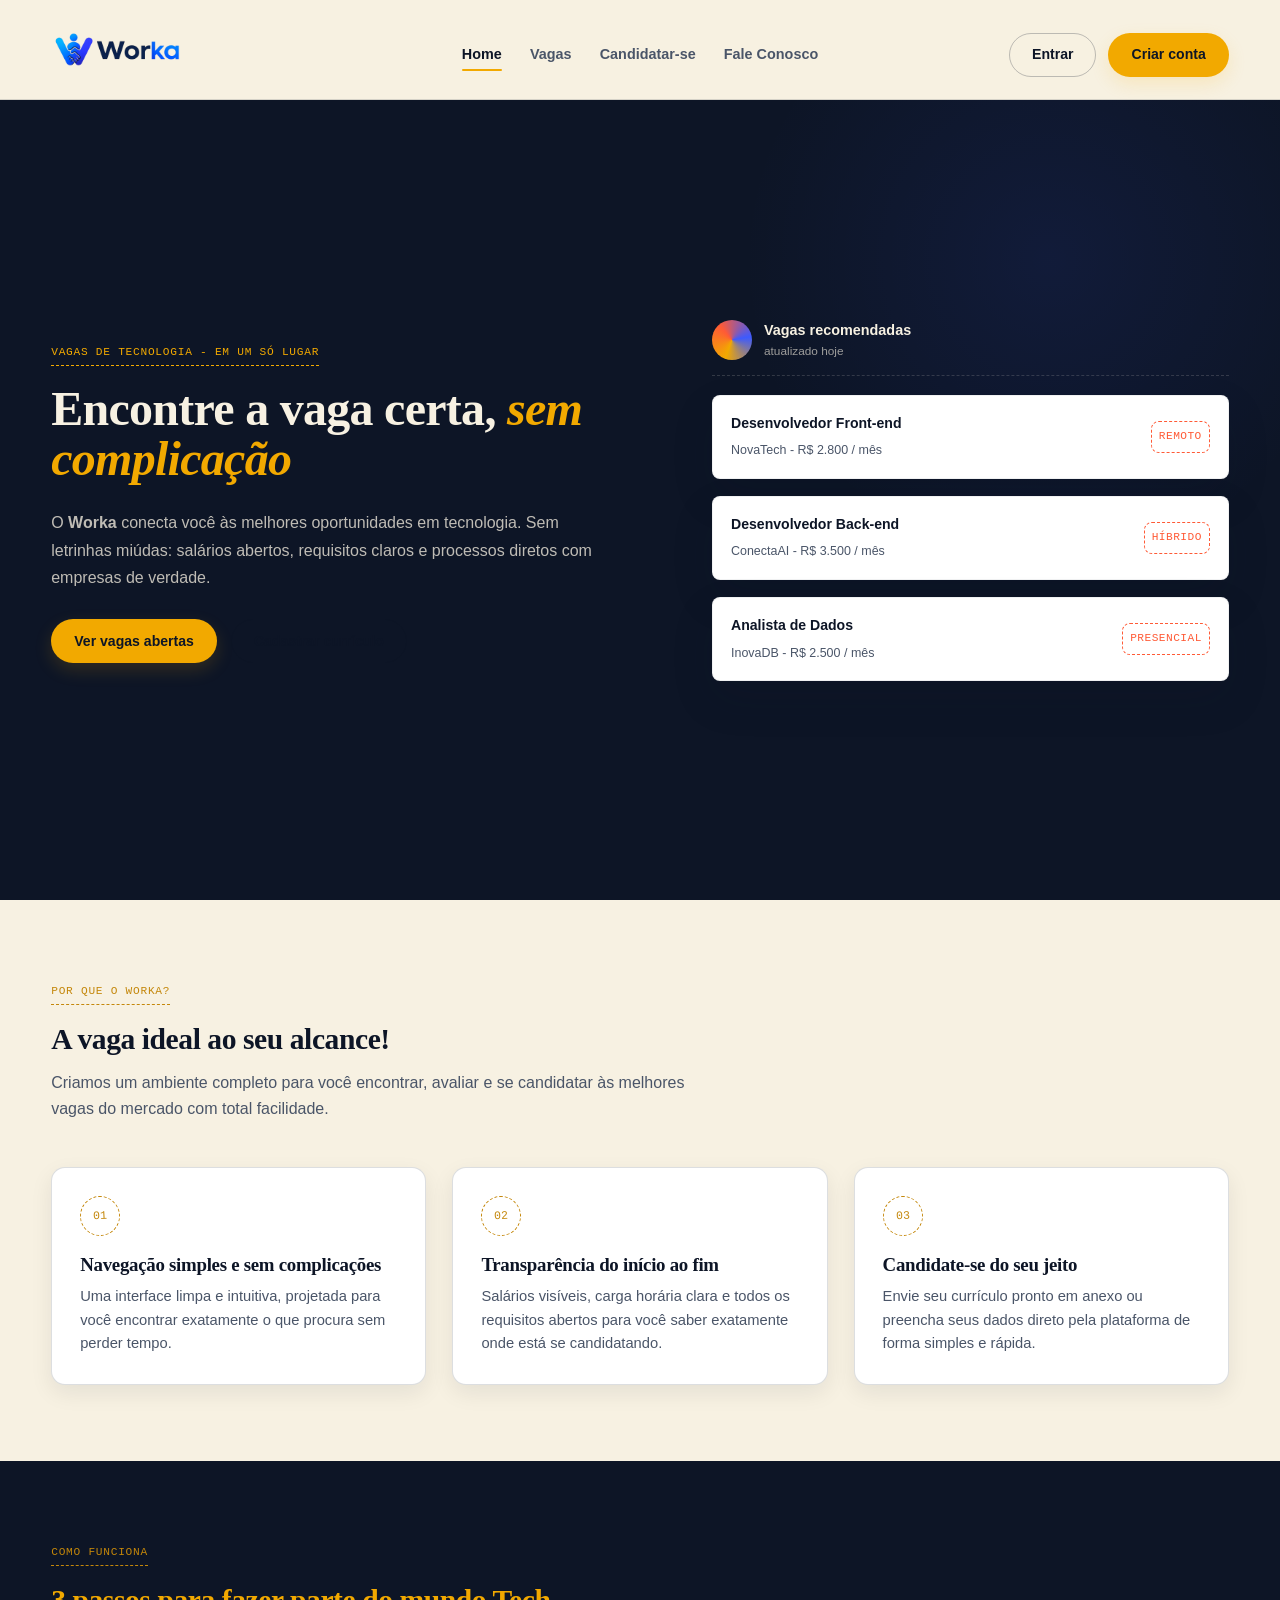
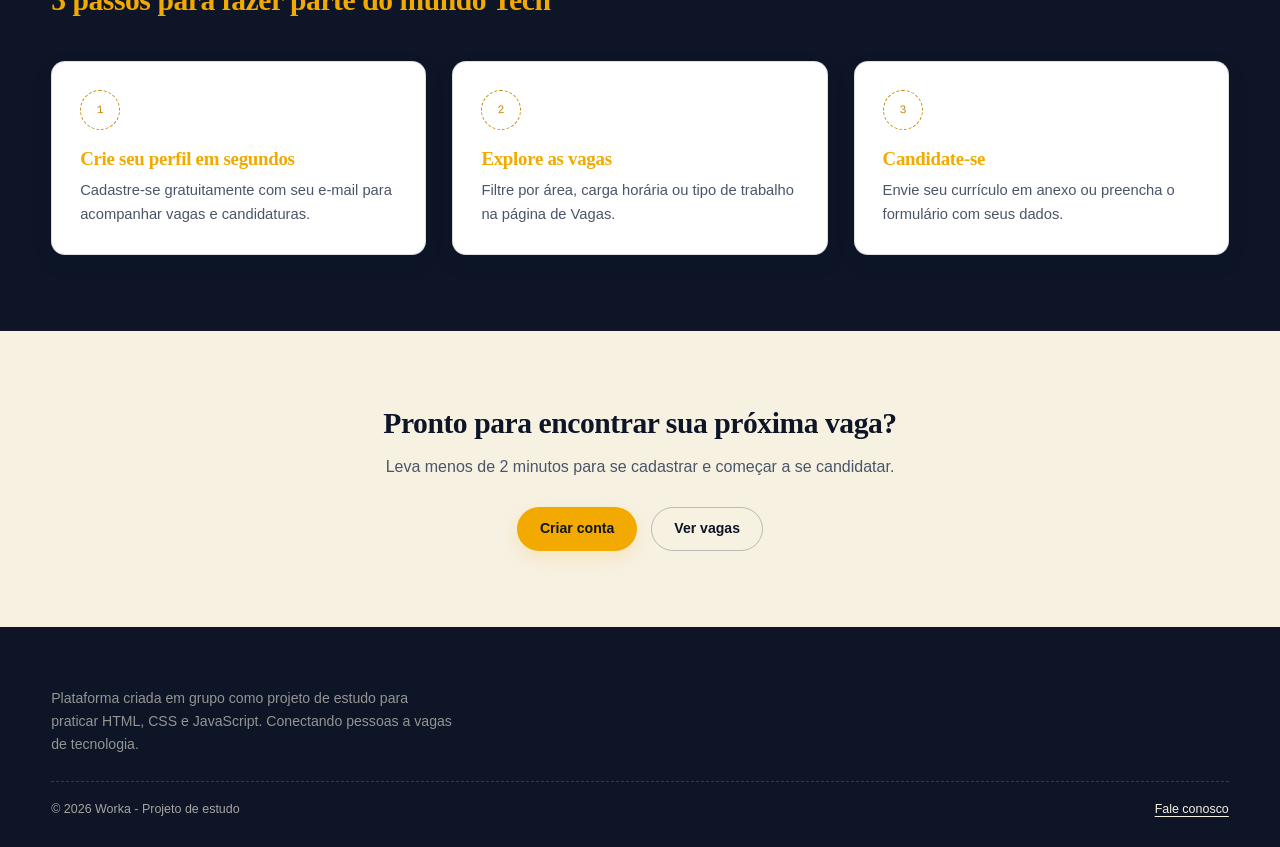
<file: index.html>
<!DOCTYPE html>
<html lang="pt-br">

<head>
	<meta charset="UTF-8">
	<meta name="viewport" content="width=device-width, initial-scale=1.0">
	<title>Plataforma de vagas na área de tecnologia</title>
	<link rel="stylesheet" href="css/styles.css">
	<script src="js/main.js" defer></script>
</head>

<body>
	<header class="cabecalho">
		<div class="container">
			<a href="index.html" class="logo"><img src="assets/img/worka-logo-header.png" alt="Logo"></a>
			<nav class="nav-principal">
				<a href="index.html" class="atual">Home</a>
				<a href="vagas.html">Vagas</a>
				<a href="candidatura.html">Candidatar-se</a>
				<a href="contato.html">Fale Conosco</a>
			</nav>
			<div class="acoes-cabecalho">
				<a href="#" class="botao botao--fantasma" data-abrir-modal="login">Entrar</a>
				<a href="#" class="botao botao--primario" data-abrir-modal="cadastro">Criar conta</a>
				<button class="botao-menu">☰</button>
			</div>
		</div>
	</header>

	<section class="hero">
		<div class="container">
			<div>
				<span class="hero__eyebrow"> Vagas de tecnologia - em um só lugar </span>
				<h1>Encontre a vaga certa, <em>sem complicação</em></h1>
				<div class="hero__acoes">
					<p>O <strong>Worka</strong> conecta você às melhores oportunidades em tecnologia. Sem letrinhas miúdas: salários abertos, requisitos claros e processos diretos com empresas de verdade.</p>
					<a href="vagas.html" class="botao botao--primario">Ver vagas abertas</a>
					<a href="#" class="botao botao--fantasma" data-abrir-modal="cadastro">Cadastrar currículo</a>
				</div>
			</div>
			<div class="hero__painel">
				<div class="hero__painel-topo">
					<div class="hero__painel-avatar"></div>
					<div>
						<b>Vagas recomendadas</b>
						<div>atualizado hoje</div>
					</div>
				</div>

				<div class="hero__vaga-mini">
					<div class="hero__vaga-mini-info">
						<b>Desenvolvedor Front-end</b>
						<span>NovaTech - R$ 2.800 / mês</span>
					</div>
					<span class="selo">Remoto</span>
				</div>

				<div class="hero__vaga-mini">
					<div class="hero__vaga-mini-info">
						<b>Desenvolvedor Back-end</b>
						<span>ConectaAI - R$ 3.500 / mês</span>
					</div>
					<span class="selo">Híbrido</span>
				</div>

				<div class="hero__vaga-mini">
					<div class="hero__vaga-mini-info">
						<b>Analista de Dados</b>
						<span>InovaDB - R$ 2.500 / mês</span>
					</div>
					<span class="selo">Presencial</span>
				</div>
			</div>
		</div>
	</section>
	<section class="secao">
		<div class="container">
			<div class="secao__cabecalho">
				<span class="hero__eyebrow">POR QUE O WORKA?</span>
				<h2>A vaga ideal ao seu alcance!</h2>
				<p>Criamos um ambiente completo para você encontrar, avaliar e se candidatar às melhores vagas do mercado com total facilidade.</p>
			</div>

			<div class="grade-3">
				<div class="cartao">
					<div class="cartao__icone">01</div>
					<h3>Navegação simples e sem complicações</h3>
					<p>Uma interface limpa e intuitiva, projetada para você encontrar exatamente o que procura sem perder tempo.</p>
				</div>

				<div class="cartao">
					<div class="cartao__icone">02</div>
					<h3>Transparência do início ao fim</h3>
					<p>Salários visíveis, carga horária clara e todos os requisitos abertos para você saber exatamente onde está se candidatando.</p>
				</div>

				<div class="cartao">
					<div class="cartao__icone">03</div>
					<h3>Candidate-se do seu jeito</h3>
					<p>Envie seu currículo pronto em anexo ou preencha seus dados direto pela plataforma de forma simples e rápida.</p>
				</div>
			</div>
		</div>
	</section>
	<section class="secao secao--alt">
		<div class="container">
			<div class="secao__cabecalho">
				<span class="hero__eyebrow">Como funciona</span>
				<h2>3 passos para fazer parte do mundo Tech</h2>
			</div>
			<div class="grade-3">
				<div class="cartao">
					<div class="cartao__icone">1</div>
					<h3>Crie seu perfil em segundos</h3>
					<p>Cadastre-se gratuitamente com seu e-mail para acompanhar vagas e candidaturas.</p>
				</div>

				<div class="cartao">
					<div class="cartao__icone">2</div>
					<h3>Explore as vagas</h3>
					<p>Filtre por área, carga horária ou tipo de trabalho na página de Vagas.</p>
				</div>

				<div class="cartao">
					<div class="cartao__icone">3</div>
					<h3>Candidate-se</h3>
					<p>Envie seu currículo em anexo ou preencha o formulário com seus dados.</p>
				</div>
			</div>
		</div>
	</section>
	<section class="secao">
		<div class="container" style="text-align: center; max-width: 640px; margin: 0 auto;">
			<h2>Pronto para encontrar sua próxima vaga?</h2>
			<p>Leva menos de 2 minutos para se cadastrar e começar a se candidatar.</p>
			<div class="hero__acoes" style="justify-content:center;">
				<a href="#" class="botao botao--primario" data-abrir-modal="cadastro">Criar conta</a>
				<a href="vagas.html" class="botao botao--fantasma">Ver vagas</a>
			</div>
		</div>
	</section>

	<footer class="rodape">
		 <div class="container">
            <p style="max-width: 52ch; margin-top: 12px; opacity: 0.85;"> Plataforma criada em grupo como projeto de estudo para praticar HTML, CSS e JavaScript. Conectando pessoas a vagas de tecnologia.</p>
            <div class="rodape__linhas">
                <span>© 2026 Worka - Projeto de estudo</span>
                <span><a href="contato.html">Fale conosco</a></span>
            </div>
        </div>
	</footer>

	<!-- MODAL DE CRIAÇÃO DE PERFIL -->
	<div class="modal modal-perfil" data-modal="cadastro" style="display: none;">
		<div class="modal__conteudo modal-perfil__conteudo">
			<button class="modal__fechar modal-perfil__fechar" aria-label="Fechar">×</button>

			<h2>Criar Perfil de Freelancer</h2>

			<form class="form-perfil" id="formPerfil">
				<div class="form-group">
					<label for="nome-completo">Nome Completo*</label>
					<input type="text" id="nome-completo" name="nome-completo" placeholder="Digite seu nome completo"
						required>
				</div>

				<div class="form-group">
					<label for="email">E-mail*</label>
					<input type="email" id="email" name="email" placeholder="seu@email.com" required>
				</div>

				<div class="form-group">
					<label for="senha">Senha*</label>
					<input type="password" id="senha" name="senha" placeholder="Crie uma senha" minlength="8" required>
				</div>

				<div class="form-group">
					<label for="area-atuacao">Área de Atuação*</label>
					<select id="area-atuacao" name="area-atuacao" required>
						<option value="" disabled selected>Selecione sua área</option>
						<option value="frontend">Front-end (React, Vue, Angular)</option>
						<option value="backend">Back-end (Node.js, Python, PHP)</option>
						<option value="fullstack">Full Stack</option>
						<option value="mobile">Mobile (React Native, Flutter)</option>
						<option value="design">Design (UI/UX, Gráfico)</option>
						<option value="dados">Dados (Analista, Data Science)</option>
						<option value="devops">DevOps/Cloud</option>
						<option value="outro">Outra área</option>
					</select>
				</div>

				<div class="form-group">
					<label for="nivel">Nível de Experiência*</label>
					<select id="nivel" name="nivel" required>
						<option value="" disabled selected>Selecione seu nível</option>
						<option value="iniciante">Iniciante (0-1 ano)</option>
						<option value="intermediario">Intermediário (1-3 anos)</option>
						<option value="avancado">Avançado (3+ anos)</option>
						<option value="especialista">Especialista</option>
					</select>
				</div>

				<div class="form-group">
					<label for="bio">Sobre você (máx. 200 caracteres)</label>
					<textarea id="bio" name="bio" maxlength="200"
						placeholder="Breve descrição sobre você, habilidades e experiências"></textarea>
				</div>

				<div class="form-group">
					<label for="portfolio">Link do Portfólio/GitHub (opcional)</label>
					<input type="url" id="portfolio" name="portfolio" placeholder="https://github.com/seu-usuario">
				</div>

				<div class="form-group">
					<label>
						<input type="checkbox" id="newsletter" name="newsletter" checked>
						Receber novidades por e-mail
					</label>
				</div>

				<button type="submit" class="botao botao--primario" style="width: 100%;">Criar Perfil</button>
			</form>
		</div>
	</div>

	<!-- MODAL DE LOGIN -->
	<div class="modal modal-login" data-modal="login" style="display: none;">
		<div class="modal__conteudo modal-login__conteudo">
			<button class="modal__fechar modal-login__fechar" aria-label="Fechar">×</button>

			<h2>Entrar na sua conta</h2>

			<form class="form-login" id="formLogin">
				<div class="form-group">
					<label for="login-email">E-mail*</label>
					<input type="email" id="login-email" name="login-email" placeholder="seu@email.com" required>
				</div>

				<div class="form-group">
					<label for="login-senha">Senha*</label>
					<input type="password" id="login-senha" name="login-senha" placeholder="Sua senha" required>
				</div>

				<button type="submit" class="botao botao--primario" style="width: 100%;">Entrar</button>
			</form>
		</div>
	</div>

</body>
</html>
</file>
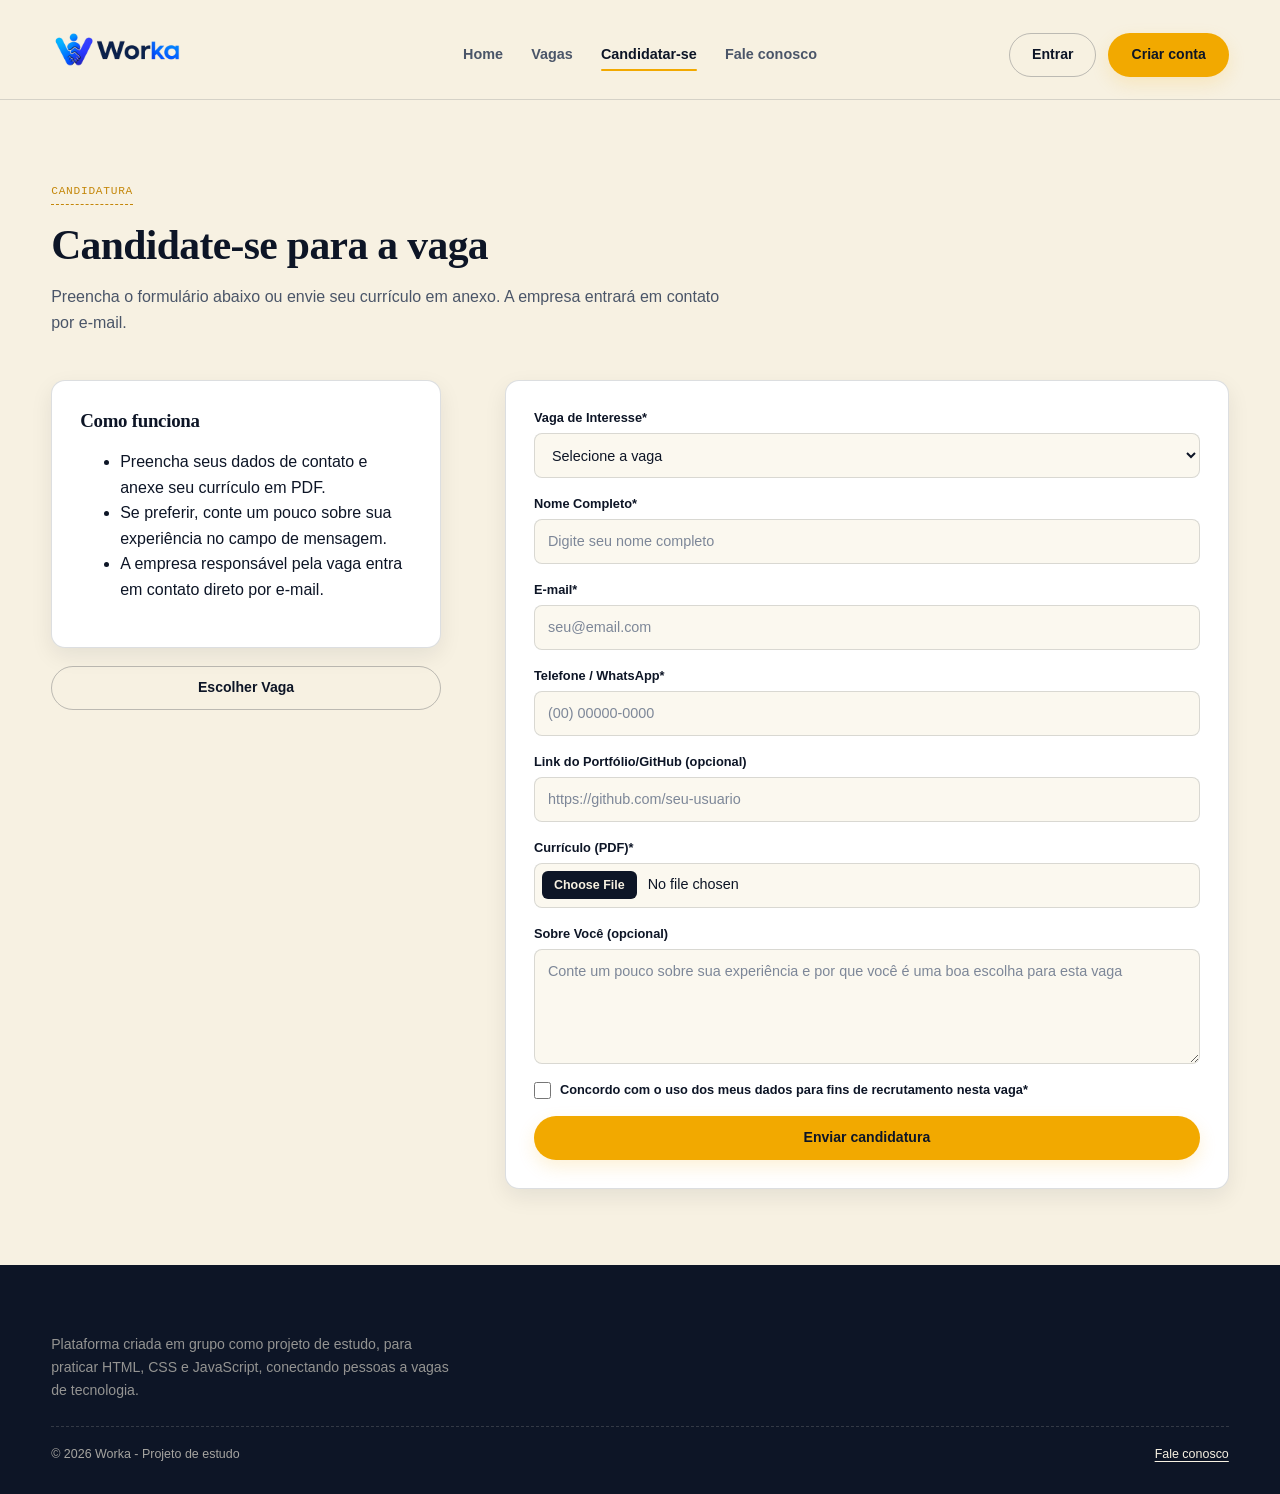
<file: candidatura.html>
<!DOCTYPE html>
<html lang="pt-br">

<head>
	<meta charset="UTF-8">
	<meta name="viewport" content="width=device-width, initial-scale=1.0">
	<meta name="description" content="Candidate-se a vagas de tecnologia enviando seu currículo ou preenchendo o formulário de candidatura.">
	<title>Candidatar-se | Plataforma de vagas na área de tecnologia</title>
	<link rel="stylesheet" href="css/styles.css">
	<script src="js/main.js" defer></script>
	<script src="js/candidatura.js" defer></script>
</head>

<body>
	<header class="cabecalho">
		<div class="container">
			<a href="index.html" class="logo"><img src="assets/img/worka-logo-header.png" alt="Worka"></a>
			<nav class="nav-principal">
				<a href="index.html">Home</a>
				<a href="vagas.html">Vagas</a>
				<a href="candidatura.html" class="atual">Candidatar-se</a>
				<a href="contato.html">Fale conosco</a>
			</nav>
			<div class="acoes-cabecalho">
				<a href="#" class="botao botao--fantasma" data-abrir-modal="login">Entrar</a>
				<a href="#" class="botao botao--primario" data-abrir-modal="cadastro">Criar conta</a>
				<button class="botao-menu" aria-label="Abrir menu">☰</button>
			</div>
		</div>
	</header>

	<section class="secao">
		<div class="container">
			<div class="secao__cabecalho">
				<span class="hero__eyebrow">Candidatura</span>
				<h1>Candidate-se para a vaga</h1>
				<p>Preencha o formulário abaixo ou envie seu currículo em anexo. A empresa entrará em contato por
					e-mail.</p>
			</div>

			<div class="candidatura-layout">
				<!-- Painel lateral com orientações sobre a candidatura -->
				<aside class="candidatura-aside">
					<div class="cartao">
						<h3>Como funciona</h3>
						<ul>
							<li>Preencha seus dados de contato e anexe seu currículo em PDF.</li>
							<li>Se preferir, conte um pouco sobre sua experiência no campo de mensagem.</li>
							<li>A empresa responsável pela vaga entra em contato direto por e-mail.</li>
						</ul>
					</div>
					<a href="vagas.html" class="botao botao--fantasma" style="width: 100%; text-align: center;">Escolher Vaga</a>
				</aside>

				<!-- Formulário de candidatura -->
				<form class="form-candidatura cartao" id="formCandidatura" novalidate>
					<div class="form-group">
						<label for="vaga-interesse">Vaga de Interesse*</label>
						<select id="vaga-interesse" name="vaga-interesse" required>
							<option value="" disabled selected>Selecione a vaga</option>
							<!-- opções preenchidas via JS a partir de data/vagas.json -->
						</select>
					</div>

					<div class="vaga-resumo" id="vagaResumo">
						<!-- resumo da vaga escolhida, preenchido via JS -->
					</div>

					<div class="form-group">
						<label for="nome-completo">Nome Completo*</label>
						<input type="text" id="nome-completo" name="nome-completo"
							placeholder="Digite seu nome completo" required>
					</div>

					<div class="form-group">
						<label for="email">E-mail*</label>
						<input type="email" id="email" name="email" placeholder="seu@email.com" required>
					</div>

					<div class="form-group">
						<label for="telefone">Telefone / WhatsApp*</label>
						<input type="tel" id="telefone" name="telefone" placeholder="(00) 00000-0000" required>
					</div>

					<div class="form-group">
						<label for="portfolio">Link do Portfólio/GitHub (opcional)</label>
						<input type="url" id="portfolio" name="portfolio" placeholder="https://github.com/seu-usuario">
					</div>

					<div class="form-group">
						<label for="curriculo">Currículo (PDF)*</label>
						<input type="file" id="curriculo" name="curriculo" accept=".pdf" required>
					</div>

					<div class="form-group">
						<label for="mensagem">Sobre Você (opcional)</label>
						<textarea id="mensagem" name="mensagem" maxlength="500"
							placeholder="Conte um pouco sobre sua experiência e por que você é uma boa escolha para esta vaga"></textarea>
					</div>

					<div class="form-group">
						<label>
							<input type="checkbox" id="termos" name="termos" required>
							Concordo com o uso dos meus dados para fins de recrutamento nesta vaga*
						</label>
					</div>

					<button type="submit" class="botao botao--primario" style="width: 100%;">Enviar
						candidatura</button>

					<p class="mensagem-sucesso" id="mensagemSucesso" style="display:none;">Candidatura enviada com
						sucesso! A empresa entrará em contato por e-mail.</p>
				</form>
			</div>
		</div>
	</section>

	<footer class="rodape">
		<div class="container">
			<p style="max-width: 52ch; margin-top: 20px; opacity: 0.85;">Plataforma criada em grupo como projeto de
				estudo, para praticar HTML, CSS e JavaScript, conectando pessoas a vagas de tecnologia.</p>
			<div class="rodape__linhas">
				<span>© 2026 Worka - Projeto de estudo</span>
				<span><a href="contato.html">Fale conosco</a></span>
			</div>
		</div>
	</footer>

	<!-- MODAL DE CRIAÇÃO DE PERFIL -->
	<div class="modal modal-perfil" data-modal="cadastro" style="display: none;">
		<div class="modal__conteudo modal-perfil__conteudo">
			<button class="modal__fechar modal-perfil__fechar" aria-label="Fechar">×</button>

			<h2>Criar Perfil de Freelancer</h2>

			<form class="form-perfil" id="formPerfil">
				<div class="form-group">
					<label for="perfil-nome-completo">Nome Completo*</label>
					<input type="text" id="perfil-nome-completo" name="nome-completo"
						placeholder="Digite seu nome completo" required>
				</div>

				<div class="form-group">
					<label for="perfil-email">E-mail*</label>
					<input type="email" id="perfil-email" name="email" placeholder="seu@email.com" required>
				</div>

				<div class="form-group">
					<label for="perfil-senha">Senha*</label>
					<input type="password" id="perfil-senha" name="senha" placeholder="Crie uma senha" minlength="8"
						required>
				</div>

				<div class="form-group">
					<label for="perfil-area-atuacao">Área de Atuação*</label>
					<select id="perfil-area-atuacao" name="area-atuacao" required>
						<option value="" disabled selected>Selecione sua área</option>
						<option value="frontend">Front-end (React, Vue, Angular)</option>
						<option value="backend">Back-end (Node.js, Python, PHP)</option>
						<option value="fullstack">Full Stack</option>
						<option value="mobile">Mobile (React Native, Flutter)</option>
						<option value="design">Design (UI/UX, Gráfico)</option>
						<option value="dados">Dados (Analista, Data Science)</option>
						<option value="devops">DevOps/Cloud</option>
						<option value="outro">Outra área</option>
					</select>
				</div>

				<div class="form-group">
					<label for="perfil-nivel">Nível de Experiência*</label>
					<select id="perfil-nivel" name="nivel" required>
						<option value="" disabled selected>Selecione seu nível</option>
						<option value="iniciante">Iniciante (0-1 ano)</option>
						<option value="intermediario">Intermediário (1-3 anos)</option>
						<option value="avancado">Avançado (3+ anos)</option>
						<option value="especialista">Especialista</option>
					</select>
				</div>

				<div class="form-group">
					<label for="perfil-bio">Sobre você (máx. 200 caracteres)</label>
					<textarea id="perfil-bio" name="bio" maxlength="200"
						placeholder="Breve descrição sobre você, habilidades e experiências"></textarea>
				</div>

				<div class="form-group">
					<label for="perfil-portfolio">Link do Portfólio/GitHub (opcional)</label>
					<input type="url" id="perfil-portfolio" name="portfolio"
						placeholder="https://github.com/seu-usuario">
				</div>

				<div class="form-group">
					<label>
						<input type="checkbox" id="newsletter" name="newsletter" checked>
						Receber novidades por e-mail
					</label>
				</div>

				<button type="submit" class="botao botao--primario" style="width: 100%;">Criar Perfil</button>
			</form>
		</div>
	</div>

	<!-- MODAL DE LOGIN -->
	<div class="modal modal-login" data-modal="login" style="display: none;">
		<div class="modal__conteudo modal-login__conteudo">
			<button class="modal__fechar modal-login__fechar" aria-label="Fechar">×</button>

			<h2>Entrar na sua conta</h2>

			<form class="form-login" id="formLogin">
				<div class="form-group">
					<label for="login-email">E-mail*</label>
					<input type="email" id="login-email" name="login-email" placeholder="seu@email.com" required>
				</div>

				<div class="form-group">
					<label for="login-senha">Senha*</label>
					<input type="password" id="login-senha" name="login-senha" placeholder="Sua senha" required>
				</div>

				<button type="submit" class="botao botao--primario" style="width: 100%;">Entrar</button>
			</form>
		</div>
	</div>

</body>

</html>
</file>
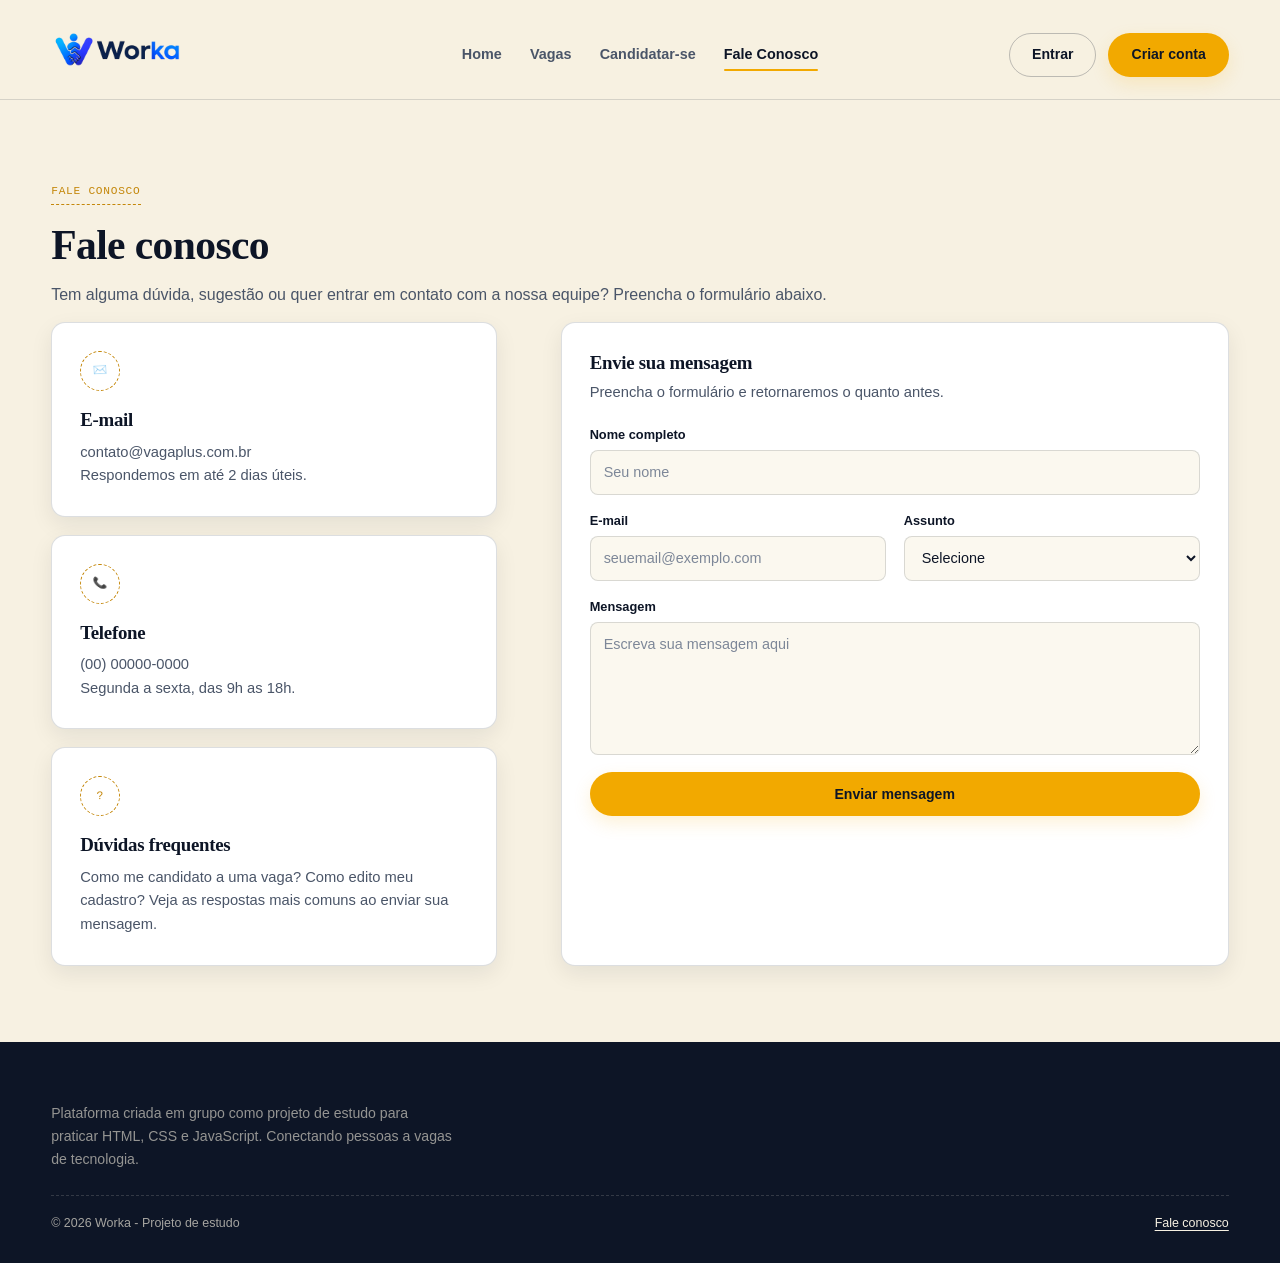
<file: contato.html>
<!DOCTYPE html>
<html lang="pt-br">
<head>
    <meta charset="UTF-8">
    <meta name="viewport" content="width=device-width, initial-scale=1.0">
    <link rel="stylesheet" href="css/styles.css">
    <script src="js/main.js" defer></script>
    <title>Fale conosco - Plataforma de divulgação de vagas de emprego</title>
</head>
<body>
    <header class="cabecalho">
        <div class="container">
            <a href="index.html" class="logo"><img src="assets/img/worka-logo-header.png" alt="Logo"></a>
            <nav class="nav-principal">
                <a href="index.html">Home</a>
                <a href="vagas.html">Vagas</a>
                <a href="candidatura.html">Candidatar-se</a>
                <a href="contato.html" class="atual">Fale Conosco</a>
            </nav>
            <div class="acoes-cabecalho">
                <a href="#" class="botao botao--fantasma" data-abrir-modal="login">Entrar</a>
                <a href="#" class="botao botao--primario" data-abrir-modal="cadastro">Criar conta</a>
                <button class="botao-menu">☰</button>
            </div>
        </div>
    </header>

    <section class="secao">
        <div class="container">
            <span class="hero__eyebrow">Fale conosco</span>
            <h1>Fale conosco</h1>
            <p>Tem alguma dúvida, sugestão ou quer entrar em contato com a nossa equipe? Preencha o formulário abaixo.</p>

            <div class="contato-grade">
                <div class="contato-info">
                    <div class="cartao">
                        <div class="cartao__icone">✉️</div>
                        <h3>E-mail</h3>
                        <p>
                            contato@vagaplus.com.br
                            <br>
                            Respondemos em até 2 dias úteis.
                        </p>
                    </div>

                    <div class="cartao">
                        <div class="cartao__icone">📞</div>
                        <h3>Telefone</h3>
                        <p>
                            (00) 00000-0000
                            <br>
                            Segunda a sexta, das 9h as 18h.
                        </p>
                    </div>

                    <div class="cartao">
                        <div class="cartao__icone">?</div>
                        <h3>Dúvidas frequentes</h3>
                        <p>
                            Como me candidato a uma vaga? Como edito meu cadastro? Veja as respostas mais comuns ao enviar sua mensagem.
                        </p>
                    </div>
                </div>

                <div class="cartao contato-form-cartao">
                    <h3>Envie sua mensagem</h3>
                    <p>Preencha o formulário e retornaremos o quanto antes.</p>

                    <form id="formContato">
                        <div class="form-group">
                            <label for="contatoNome">Nome completo</label>
                            <input type="text" id="contatoNome" required placeholder="Seu nome">
                        </div>

                        <div class="form-linha">
                            <div class="form-group">
                                <label for="contatoEmail">E-mail</label>
                                <input type="email" id="contatoEmail" required placeholder="seuemail@exemplo.com">
                            </div>

                            <div class="form-group">
                                <label for="assunto">Assunto</label>
                                <select id="assunto" name="assunto">
                                    <option value="">Selecione</option>
                                    <option value="duvida">Dúvida</option>
                                    <option value="sugestao">Sugestão</option>
                                    <option value="reclamacao">Reclamação</option>
                                    <option value="parceria">Parceria</option>
                                </select>
                            </div>
                        </div>

                        <div class="form-group">
                            <label for="contatoMensagem">Mensagem</label>
                            <textarea id="contatoMensagem" rows="5" required placeholder="Escreva sua mensagem aqui"></textarea>
                        </div>

                        <button type="submit" class="botao botao--primario" style="width: 100%;">Enviar mensagem</button>
                    </form>
                </div>
            </div>
        </div>
    </section>

    <footer class="rodape">
        <div class="container">
            <p style="max-width: 52ch; margin-top: 12px; opacity: 0.85;"> Plataforma criada em grupo como projeto de estudo para praticar HTML, CSS e JavaScript. Conectando pessoas a vagas de tecnologia.</p>
            <div class="rodape__linhas">
                <span>© 2026 Worka - Projeto de estudo</span>
                <span><a href="contato.html">Fale conosco</a></span>
            </div>
        </div>
    </footer>

    <div class="modal modal-perfil" data-modal="cadastro" style="display: none;">
		<div class="modal__conteudo modal-perfil__conteudo">
			<button class="modal__fechar modal-perfil__fechar" aria-label="Fechar">×</button>

			<h2>Criar Perfil de Freelancer</h2>

			<form class="form-perfil" id="formPerfil">
				<div class="form-group">
					<label for="nome-completo">Nome Completo*</label>
					<input type="text" id="nome-completo" name="nome-completo" placeholder="Digite seu nome completo"
						required>
				</div>

				<div class="form-group">
					<label for="email">E-mail*</label>
					<input type="email" id="email" name="email" placeholder="seu@email.com" required>
				</div>

				<div class="form-group">
					<label for="senha">Senha*</label>
					<input type="password" id="senha" name="senha" placeholder="Crie uma senha" minlength="8" required>
				</div>

				<div class="form-group">
					<label for="area-atuacao">Área de Atuação*</label>
					<select id="area-atuacao" name="area-atuacao" required>
						<option value="" disabled selected>Selecione sua área</option>
						<option value="frontend">Front-end (React, Vue, Angular)</option>
						<option value="backend">Back-end (Node.js, Python, PHP)</option>
						<option value="fullstack">Full Stack</option>
						<option value="mobile">Mobile (React Native, Flutter)</option>
						<option value="design">Design (UI/UX, Gráfico)</option>
						<option value="dados">Dados (Analista, Data Science)</option>
						<option value="devops">DevOps/Cloud</option>
						<option value="outro">Outra área</option>
					</select>
				</div>

				<div class="form-group">
					<label for="nivel">Nível de Experiência*</label>
					<select id="nivel" name="nivel" required>
						<option value="" disabled selected>Selecione seu nível</option>
						<option value="iniciante">Iniciante (0-1 ano)</option>
						<option value="intermediario">Intermediário (1-3 anos)</option>
						<option value="avancado">Avançado (3+ anos)</option>
						<option value="especialista">Especialista</option>
					</select>
				</div>

				<div class="form-group">
					<label for="bio">Sobre você (máx. 200 caracteres)</label>
					<textarea id="bio" name="bio" maxlength="200"
						placeholder="Breve descrição sobre você, habilidades e experiências"></textarea>
				</div>

				<div class="form-group">
					<label for="portfolio">Link do Portfólio/GitHub (opcional)</label>
					<input type="url" id="portfolio" name="portfolio" placeholder="https://github.com/seu-usuario">
				</div>

				<div class="form-group">
					<label>
						<input type="checkbox" id="newsletter" name="newsletter" checked>
						Receber novidades por e-mail
					</label>
				</div>

				<button type="submit" class="botao botao--primario" style="width: 100%;">Criar Perfil</button>
			</form>
		</div>
	</div>

	<!-- MODAL DE LOGIN -->
	<div class="modal modal-login" data-modal="login" style="display: none;">
		<div class="modal__conteudo modal-login__conteudo">
			<button class="modal__fechar modal-login__fechar" aria-label="Fechar">×</button>

			<h2>Entrar na sua conta</h2>

			<form class="form-login" id="formLogin">
				<div class="form-group">
					<label for="login-email">E-mail*</label>
					<input type="email" id="login-email" name="login-email" placeholder="seu@email.com" required>
				</div>

				<div class="form-group">
					<label for="login-senha">Senha*</label>
					<input type="password" id="login-senha" name="login-senha" placeholder="Sua senha" required>
				</div>

				<button type="submit" class="botao botao--primario" style="width: 100%;">Entrar</button>
			</form>
		</div>
	</div>
</body>
</html>
</file>
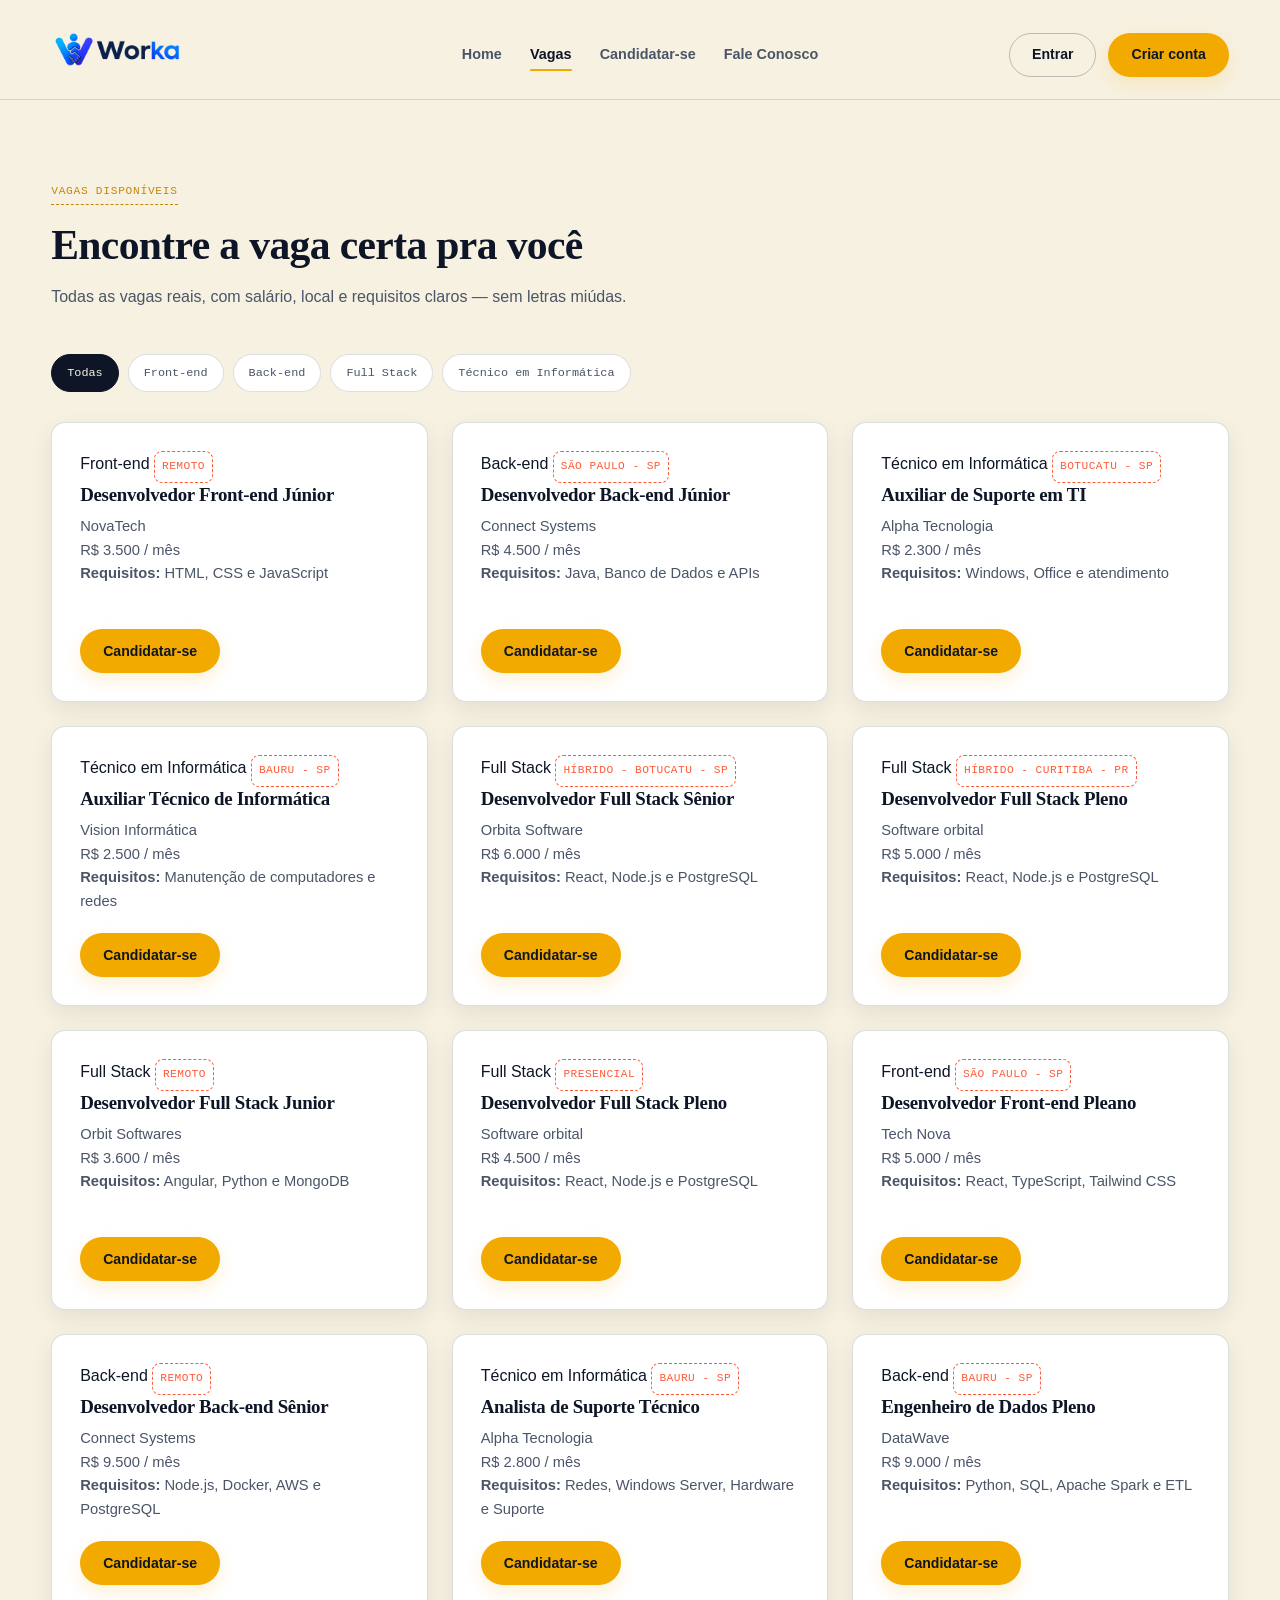
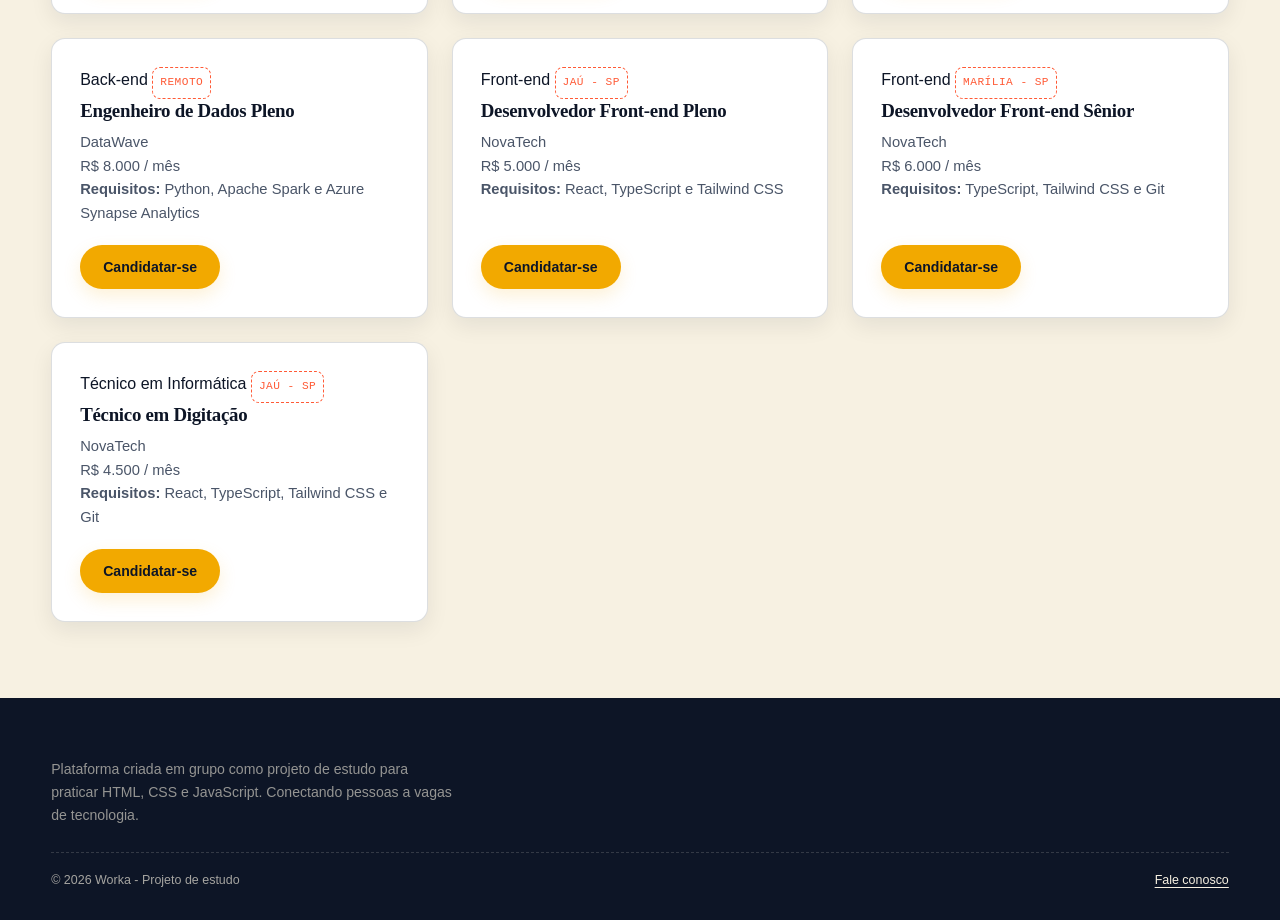
<file: vagas.html>
<!DOCTYPE html>
<html lang="pt-br">

<head>
	<meta charset="UTF-8">
	<meta name="viewport" content="width=device-width, initial-scale=1.0">
	<meta name="description" content="Encontre vagas de tecnologia com salário, local e requisitos claros. Front-end, back-end, suporte e mais.">
	<title>Vagas de tecnologia | Plataforma de vagas na área de tecnologia</title>
	<link rel="stylesheet" href="css/styles.css">
	<script src="js/main.js" defer></script>
	<script src="js/vagas.js" defer></script>
</head>

<body>
	<header class="cabecalho">
		<div class="container">
			<a href="index.html" class="logo"><img src="assets/img/worka-logo-header.png" alt="Logo"></a>
			<nav class="nav-principal">
				<a href="index.html">Home</a>
				<a href="vagas.html" class="atual">Vagas</a>
				<a href="candidatura.html">Candidatar-se</a>
				<a href="contato.html">Fale Conosco</a>
			</nav>
			<div class="acoes-cabecalho">
				<a href="#" class="botao botao--fantasma" data-abrir-modal="login">Entrar</a>
				<a href="#" class="botao botao--primario" data-abrir-modal="cadastro">Criar conta</a>
				<button class="botao-menu" aria-label="Abrir menu">☰</button>
			</div>
		</div>
	</header>

	<section class="secao">
		<div class="container">
			<div class="secao__cabecalho">
				<span class="hero__eyebrow">Vagas disponíveis</span>
				<h1>Encontre a vaga certa pra você</h1>
				<p>Todas as vagas reais, com salário, local e requisitos claros — sem letras miúdas.</p>
			</div>

			<div class="modal modal-perfil" data-modal="cadastro" style="display: none;">
				<div class="modal__conteudo modal-perfil__conteudo">
					<button class="modal__fechar modal-perfil__fechar" aria-label="Fechar">×</button>

					<h2>Criar Perfil de Freelancer</h2>

					<form class="form-perfil" id="formPerfil">
						<div class="form-group">
							<label for="nome-completo">Nome Completo*</label>
							<input type="text" id="nome-completo" name="nome-completo"
								placeholder="Digite seu nome completo" required>
						</div>

						<div class="form-group">
							<label for="email">E-mail*</label>
							<input type="email" id="email" name="email" placeholder="seu@email.com" required>
						</div>

						<div class="form-group">
							<label for="senha">Senha*</label>
							<input type="password" id="senha" name="senha" placeholder="Crie uma senha" minlength="8"
								required>
						</div>

						<div class="form-group">
							<label for="area-atuacao">Área de Atuação*</label>
							<select id="area-atuacao" name="area-atuacao" required>
								<option value="" disabled selected>Selecione sua área</option>
								<option value="frontend">Front-end (React, Vue, Angular)</option>
								<option value="backend">Back-end (Node.js, Python, PHP)</option>
								<option value="fullstack">Full Stack</option>
								<option value="mobile">Mobile (React Native, Flutter)</option>
								<option value="design">Design (UI/UX, Gráfico)</option>
								<option value="dados">Dados (Analista, Data Science)</option>
								<option value="devops">DevOps/Cloud</option>
								<option value="outro">Outra área</option>
							</select>
						</div>

						<div class="form-group">
							<label for="nivel">Nível de Experiência*</label>
							<select id="nivel" name="nivel" required>
								<option value="" disabled selected>Selecione seu nível</option>
								<option value="iniciante">Iniciante (0-1 ano)</option>
								<option value="intermediario">Intermediário (1-3 anos)</option>
								<option value="avancado">Avançado (3+ anos)</option>
								<option value="especialista">Especialista</option>
							</select>
						</div>

						<div class="form-group">
							<label for="bio">Sobre você (máx. 200 caracteres)</label>
							<textarea id="bio" name="bio" maxlength="200"
								placeholder="Breve descrição sobre você, habilidades e experiências"></textarea>
						</div>

						<div class="form-group">
							<label for="portfolio">Link do Portfólio/GitHub (opcional)</label>
							<input type="url" id="portfolio" name="portfolio"
								placeholder="https://github.com/seu-usuario">
						</div>

						<div class="form-group">
							<label>
								<input type="checkbox" id="newsletter" name="newsletter">
								Receber novidades por e-mail
							</label>
						</div>

						<button type="submit" class="botao botao--primario" style="width: 100%;">Criar Perfil</button>
					</form>
				</div>
			</div>

			<div class="modal modal-login" data-modal="login" style="display: none;">
				<div class="modal__conteudo modal-login__conteudo">
					<button class="modal__fechar modal-login__fechar" aria-label="Fechar">×</button>

					<h2>Entrar na sua conta</h2>

					<form class="form-login" id="formLogin">
						<div class="form-group">
							<label for="login-email">E-mail*</label>
							<input type="email" id="login-email" name="login-email" placeholder="seu@email.com"
								required>
						</div>

						<div class="form-group">
							<label for="login-senha">Senha*</label>
							<input type="password" id="login-senha" name="login-senha" placeholder="Sua senha" required>
						</div>

						<button type="submit" class="botao botao--primario" style="width: 100%;">Entrar</button>
					</form>
				</div>
			</div>

			<div class="filtros-vagas">
				<button class="filtro-vaga filtro-vaga--ativo" data-filtro="todos">Todas</button>
				<button class="filtro-vaga" data-filtro="frontend">Front-end</button>
				<button class="filtro-vaga" data-filtro="backend">Back-end</button>
				<button class="filtro-vaga" data-filtro="fullstack">Full Stack</button>
				<button class="filtro-vaga" data-filtro="tecnico">Técnico em Informática</button>
			</div>

			<div class="grade-vagas" id="grade-vagas">
				<!-- Os cards de vaga são gerados pelo js/vagas.js a partir da lista "vagas" -->
			</div>
		</div>
	</section>

<footer class="rodape">
        <div class="container">
            <p style="max-width: 52ch; margin-top: 12px; opacity: 0.85;"> Plataforma criada em grupo como projeto de estudo para praticar HTML, CSS e JavaScript. Conectando pessoas a vagas de tecnologia.</p>
            <div class="rodape__linhas">
                <span>© 2026 Worka - Projeto de estudo</span>
                <span><a href="contato.html">Fale conosco</a></span>
            </div>
        </div>
    </footer>
</body>

</html>
</file>
<file: css/styles.css>
/* ==========================================================
   WORKA
   PADRONIZAÇÃO DESKTOP COM TAMANHOS MODERADOS
   Coloque este bloco no FINAL do styles.css
========================================================== */

:root{
  /* Paleta */
  --ink: #0D1526;
  --ink-soft: #4A5568;
  --paper: #F7F1E2;
  --paper-soft: #FBF8EF;
  --paper-card: #FFFFFF;

  --mustard: #F2A900;
  --mustard-dark: #C4870A;
  --cobalt: #3D5AFE;
  --coral: #FF5A36;

  --line-on-paper: rgba(13, 21, 38, 0.14);
  --line-on-paper-strong: rgba(13, 21, 38, 0.25);
  --line-on-ink: rgba(247, 241, 226, 0.16);

  /* Fontes */
  --font-display: "Fraunces", Georgia, serif;
  --font-body: "Public Sans", Arial, sans-serif;
  --font-mono: "IBM Plex Mono", monospace;

  /* Bordas e sombras */
  --radius-sm: 8px;
  --radius: 14px;
  --radius-lg: 20px;
  --radius-pill: 999px;

  --shadow-sm: 0 8px 22px rgba(13, 21, 38, 0.08);
  --shadow: 0 18px 42px rgba(13, 21, 38, 0.13);

  /* Layout desktop */
  --header-height: 100px;
  --page-padding: clamp(48px, 4vw, 90px);
  --section-padding: 76px;
}

/* ==========================================================
   RESET E ESTRUTURA
========================================================== */

*,
*::before,
*::after{
  box-sizing: border-box;
}

html{
  width: 100%;
  min-width: 1100px;
  min-height: 100%;
  scroll-behavior: smooth;
  background: var(--paper);
}

body{
  width: 100%;
  min-width: 1100px;
  min-height: 100vh;
  margin: 0;

  display: flex;
  flex-direction: column;

  overflow-x: auto;

  background: var(--paper);
  color: var(--ink);

  font-family: var(--font-body);
  font-size: 16px;
  font-weight: 400;
  line-height: 1.6;

  -webkit-font-smoothing: antialiased;
  text-rendering: optimizeLegibility;
}

main{
  width: 100%;
  flex: 1;
}

section,
header,
footer{
  width: 100%;
}

img{
  display: block;
  max-width: 100%;
}

a{
  color: inherit;
  text-decoration: none;
}

button,
input,
select,
textarea{
  font: inherit;
}

/* ==========================================================
   CONTAINERS DE TELA INTEIRA
========================================================== */

.container{
  width: 100%;
  max-width: none;
  margin: 0;
  padding-inline: var(--page-padding);
}

.container--fluido{
  width: 100%;
  max-width: none;
  margin: 0;
  padding-inline: 32px;
}

/*
  Use esta classe somente em textos longos.
  Não deve ser aplicada nos containers principais.
*/
.limite-texto{
  max-width: 65ch;
}

/* ==========================================================
   ESCALA TIPOGRÁFICA
========================================================== */

/*
  Escala adotada:

  Texto comum:       16px
  Texto pequeno:     13px a 14px
  H4:                16px
  H3:                20px
  H2:                34px
  H1 interno:        48px
  H1 da Home:        até 64px
*/

h1,
h2,
h3,
h4{
  margin: 0 0 14px;
  color: var(--ink);
  font-family: var(--font-display);
  letter-spacing: -0.015em;
  word-break: normal;
  overflow-wrap: normal;
  hyphens: none;
}

h1{
  font-size: clamp(2.6rem, 3vw, 3.25rem);
  font-weight: 600;
  line-height: 1.08;
}

h2{
  font-size: clamp(1.85rem, 2.2vw, 2.3rem);
  font-weight: 600;
  line-height: 1.12;
}

h3{
  font-size: 1.25rem;
  font-weight: 600;
  line-height: 1.25;
}

h4{
  font-size: 1rem;
  font-weight: 600;
  line-height: 1.35;
}

p{
  margin: 0 0 14px;
  font-size: 1rem;
  line-height: 1.65;
}

.texto-suave{
  color: var(--ink-soft);
}

.texto-centralizado{
  text-align: center;
}

.nao-quebrar{
  white-space: nowrap;
}

/* Texto pequeno acima dos títulos */
.hero__eyebrow,
.eyebrow,
.secao__eyebrow{
  display: inline-flex;
  align-items: center;
  gap: 7px;

  width: fit-content;
  margin-bottom: 18px;
  padding-bottom: 4px;

  border-bottom: 1px dashed currentColor;

  color: var(--mustard-dark);

  font-family: var(--font-mono);
  font-size: 0.7rem;
  font-weight: 500;
  line-height: 1.4;
  letter-spacing: 0.065em;
  text-transform: uppercase;
}

/* Descrição geralmente posicionada abaixo dos títulos */
.secao__descricao,
.pagina-hero__descricao{
  max-width: 720px;
  margin: 0;

  color: var(--ink-soft);

  font-family: var(--font-body);
  font-size: 1rem;
  font-weight: 400;
  line-height: 1.65;
}

/* ==========================================================
   CABEÇALHO
========================================================== */

.cabecalho{
  position: sticky;
  top: 0;
  z-index: 100;

  width: 100%;
  height: var(--header-height);
  min-height: var(--header-height);

  background: rgba(247, 241, 226, 0.97);
  border-bottom: 1px solid var(--line-on-paper);

  backdrop-filter: blur(10px);
  transition: transform 0.3s ease; 
}

.cabecalho--escondido{
  transform: translateY(-100%);
}

.cabecalho .container{
  width: 100%;
  max-width: none;
  height: 100%;
  min-height: var(--header-height);

  display: grid;
  grid-template-columns:
    minmax(180px, 1fr)
    auto
    minmax(260px, 1fr);

  align-items: center;
  gap: clamp(30px, 3vw, 70px);

  padding-top: 8px;
  padding-bottom: 8px;
}

.logo{
  display: inline-flex;
  align-items: center;
  justify-self: start;
  width: fit-content;
}

.logo img{
  width: auto;
  height: auto;
  max-width: 140px;
  max-height: none;
  object-fit: contain;
}

.nav-principal{
  display: flex;
  align-items: center;
  justify-content: center;
  gap: clamp(26px, 2.2vw, 42px);
}

.nav-principal a{
  position: relative;

  padding: 9px 0;

  color: var(--ink-soft);

  font-family: var(--font-body);
  font-size: 0.9rem;
  font-weight: 600;
  line-height: 1.2;
  white-space: nowrap;

  transition: color 0.2s ease;
}

.nav-principal a::after{
  content: "";

  position: absolute;
  right: 0;
  bottom: 1px;
  left: 0;

  height: 2px;
  border-radius: 2px;

  background: var(--mustard);

  transform: scaleX(0);
  transform-origin: right;

  transition: transform 0.2s ease;
}

.nav-principal a:hover,
.nav-principal a.atual{
  color: var(--ink);
}

.nav-principal a:hover::after,
.nav-principal a.atual::after{
  transform: scaleX(1);
  transform-origin: left;
}

.acoes-cabecalho{
  display: flex;
  align-items: center;
  justify-content: flex-end;
  gap: 12px;
}

/* Site somente desktop */
.botao-menu{
  display: none !important;
}

/* ==========================================================
   BOTÕES
========================================================== */

.botao{
  min-height: 44px;

  display: inline-flex;
  align-items: center;
  justify-content: center;
  gap: 8px;

  padding: 10px 22px;

  border: 1.5px solid transparent;
  border-radius: var(--radius-pill);

  font-family: var(--font-body);
  font-size: 0.88rem;
  font-weight: 700;
  line-height: 1.2;
  text-align: center;

  cursor: pointer;

  transition:
    transform 0.18s ease,
    background-color 0.18s ease,
    border-color 0.18s ease,
    color 0.18s ease,
    box-shadow 0.18s ease;
}

.botao:hover{
  transform: translateY(-2px);
}

.botao:active{
  transform: translateY(0);
}

.botao--primario{
  background: var(--mustard);
  color: var(--ink);
  box-shadow: 0 7px 18px rgba(242, 169, 0, 0.16);
}

.botao--primario:hover{
  background: var(--mustard-dark);
}

.botao--fantasma{
  border-color: var(--line-on-paper-strong);
  background: transparent;
  color: var(--ink);
}

.botao--fantasma:hover{
  border-color: var(--ink);
  background: rgba(13, 21, 38, 0.035);
}

.botao--secundario{
  background: var(--ink);
  color: var(--paper);
}

.botao--bloco{
  width: 100%;
}

/* ==========================================================
   HERO DA HOME
========================================================== */

.hero{
  width: 100%;
  min-height: calc(100vh - var(--header-height));

  display: flex;
  align-items: center;

  padding: 64px 0;

  background:
    radial-gradient(
      circle at 82% 20%,
      rgba(61, 90, 254, 0.09),
      transparent 25%
    ),
    var(--ink);

  color: var(--paper);
}

.hero .container{
  width: 100%;
  max-width: none;

  display: grid;
  grid-template-columns:
    minmax(480px, 1.05fr)
    minmax(460px, 0.95fr);

  align-items: center;
  gap: clamp(70px, 7vw, 140px);
}

.hero__conteudo,
.hero > .container > div:first-child{
  width: 100%;
  max-width: 720px;
}

.hero h1{
  max-width: 700px;
  margin-bottom: 20px;

  color: var(--paper);

  font-size: clamp(3rem, 3.6vw, 4rem);
  font-weight: 600;
  line-height: 1.04;
}

.hero h1 em{
  color: var(--mustard);
  font-style: italic;
}

.hero p{
  max-width: 620px;

  color: rgba(247, 241, 226, 0.76);

  font-size: 1rem;
  line-height: 1.7;
}

.hero .hero__eyebrow{
  color: var(--mustard);
}

.hero__acoes{
  display: flex;
  flex-wrap: wrap;
  align-items: center;
  gap: 14px;

  margin-top: 26px;
}

.hero__painel{
  width: 100%;
  max-width: 620px;

  justify-self: end;

  display: flex;
  flex-direction: column;
  gap: 17px;

  transform: none;
}

.hero__painel-topo{
  display: flex;
  align-items: center;
  gap: 12px;

  padding-bottom: 14px;
  margin-bottom: 2px;

  border-bottom: 1px dashed var(--line-on-ink);

  color: var(--paper);
}

.hero__painel-topo b{
  display: block;
  font-size: 0.9rem;
}

.hero__painel-topo div div{
  color: rgba(247, 241, 226, 0.62);
  font-size: 0.74rem;
}

.hero__painel-avatar{
  width: 40px;
  height: 40px;
  flex-shrink: 0;

  border-radius: 50%;

  background:
    conic-gradient(
      from 200deg,
      var(--mustard),
      var(--coral),
      var(--cobalt),
      var(--mustard)
    );
}

.hero__vaga-mini{
  width: 100%;
  min-height: 76px;

  display: flex;
  align-items: center;
  justify-content: space-between;
  gap: 15px;

  padding: 16px 18px;

  border: 1px solid rgba(13, 21, 38, 0.06);
  border-radius: var(--radius-sm);

  background: var(--paper-card);
  color: var(--ink);

  box-shadow: var(--shadow);
}

.hero__vaga-mini:nth-of-type(1),
.hero__vaga-mini:nth-of-type(2),
.hero__vaga-mini:nth-of-type(3){
  transform: none;
}

.hero__vaga-mini-info b{
  display: block;
  margin-bottom: 2px;
  font-size: 0.88rem;
}

.hero__vaga-mini-info span{
  color: var(--ink-soft);
  font-size: 0.78rem;
}

/* ==========================================================
   HERO DAS PÁGINAS INTERNAS
========================================================== */

.pagina-hero{
  position: relative;

  width: 100%;
  min-height: 285px;

  display: flex;
  align-items: center;

  padding: 58px 0;

  overflow: hidden;

  background:
    radial-gradient(
      circle at 84% 15%,
      rgba(61, 90, 254, 0.11),
      transparent 25%
    ),
    var(--ink);

  color: var(--paper);
}

.pagina-hero .container{
  position: relative;
  z-index: 1;
}

.pagina-hero .hero__eyebrow{
  color: var(--mustard);
}

.pagina-hero h1{
  max-width: 900px;
  margin-bottom: 16px;

  color: var(--paper);

  font-size: clamp(2.6rem, 3vw, 3.25rem);
  line-height: 1.08;
}

.pagina-hero p{
  max-width: 720px;
  margin: 0;

  color: rgba(247, 241, 226, 0.74);

  font-family: var(--font-body);
  font-size: 1rem;
  font-weight: 400;
  line-height: 1.65;
}

/* ==========================================================
   SEÇÕES
========================================================== */

.secao{
  width: 100%;
  padding: var(--section-padding) 0;
  background: var(--paper);
}

.secao--branca{
  background: var(--paper-card);
}

.secao--alt,
.secao--escura{
  background: var(--ink);
  color: var(--paper);
}

.secao--mostarda,
.cta-final{
  background: var(--mustard);
  color: var(--ink);
}

.secao__cabecalho{
  width: 100%;
  max-width: 800px;
  margin: 0 0 44px;
}

.secao__cabecalho h1{
  width: 100%;
  max-width: 800px;
  margin-bottom: 16px;

  font-size: clamp(2.6rem, 3vw, 3.25rem);
  line-height: 1.08;

  word-break: normal;
  overflow-wrap: normal;
  hyphens: none;
}

.secao__cabecalho h2{
  font-size: clamp(1.85rem, 2.2vw, 2.3rem);
}

.secao__cabecalho p{
  max-width: 680px;

  color: var(--ink-soft);

  font-family: var(--font-body);
  font-size: 1rem;
  font-weight: 400;
  line-height: 1.65;
}

.secao--alt h2,
.secao--alt h3,
.secao--escura h2,
.secao--escura h3{
  color: var(--mustard);
}

.secao--alt p,
.secao--escura p{
  color: rgba(247, 241, 226, 0.7);
}

/*
  Impede que a última seção de todas as páginas
  fique automaticamente amarela.
*/
.secao:last-of-type:not(.secao--alt){
  padding: var(--section-padding) 0;
  background: var(--paper);
}

.secao:last-of-type:not(.secao--alt) h1,
.secao:last-of-type:not(.secao--alt) h2,
.secao:last-of-type:not(.secao--alt) h3{
  color: var(--ink);
}

.secao:last-of-type:not(.secao--alt) p{
  color: var(--ink-soft);
}

/* CTA amarelo somente quando receber a classe */
.secao.cta-final,
.secao.secao--mostarda,
.secao:last-of-type.cta-final{
  padding: 70px 0;
  background: var(--mustard);
}

.cta-final h2,
.cta-final h3,
.cta-final p{
  color: var(--ink);
}

/* ==========================================================
   GRADES
========================================================== */

.grade-2,
.grade-3,
.grade-4{
  display: grid;
  align-items: stretch;
  gap: 26px;
}

.grade-2{
  grid-template-columns: repeat(2, minmax(0, 1fr));
}

.grade-3,
.secao:not(.secao--alt) .grade-3,
.secao--alt .grade-3{
  grid-template-columns: repeat(3, minmax(0, 1fr));
}

.grade-4{
  grid-template-columns: repeat(4, minmax(0, 1fr));
}

/* Remove o deslocamento grande do segundo cartão */
.secao:not(.secao--alt) .grade-3 .cartao:nth-child(2){
  transform: none;
}

.secao:not(.secao--alt) .grade-3 .cartao:nth-child(2):hover{
  transform: translateY(-4px);
}

/* ==========================================================
   CARTÕES
========================================================== */

.cartao,
.secao:not(.secao--alt) .cartao{
  position: relative;

  min-width: 0;
  height: 100%;

  padding: 28px;

  border: 1px solid var(--line-on-paper);
  border-radius: var(--radius);

  background: var(--paper-card);
  color: var(--ink);

  box-shadow: var(--shadow-sm);

  transition:
    transform 0.2s ease,
    border-color 0.2s ease,
    box-shadow 0.2s ease;
}

.cartao:hover,
.secao:not(.secao--alt) .cartao:hover{
  transform: translateY(-4px);
  border-color: rgba(61, 90, 254, 0.24);
  box-shadow: var(--shadow);
}

.cartao h3{
  margin-bottom: 9px;
  font-size: 1.18rem;
}

.cartao p{
  margin-bottom: 0;

  color: var(--ink-soft);

  font-size: 0.92rem;
  line-height: 1.6;
}

.cartao__icone,
.secao:not(.secao--alt) .cartao__icone{
  width: 40px;
  height: 40px;

  display: inline-flex;
  align-items: center;
  justify-content: center;

  margin-bottom: 17px;

  border: 1.5px dashed var(--mustard-dark);
  border-radius: 50%;

  color: var(--mustard-dark);

  font-family: var(--font-mono);
  font-size: 0.72rem;

  transform: rotate(-3deg);
}

/* ==========================================================
   SELOS
========================================================== */

.selo{
  display: inline-flex;
  align-items: center;

  width: fit-content;
  padding: 7px 7px;

  border: 1.5px dashed var(--coral);
  border-radius: var(--radius-sm);

  color: var(--coral);

  font-family: var(--font-mono);
  font-size: 0.70rem;
  line-height: 1.4;
  letter-spacing: 0.04em;
  text-transform: uppercase;
  white-space: nowrap;
}

/* ==========================================================
   PÁGINA DE VAGAS
========================================================== */

.filtros-vagas{
  display: flex;
  flex-wrap: wrap;
  gap: 9px;

  margin: 0 0 30px;
}

.filtro-vaga{
  min-height: 38px;
  padding: 7px 15px;

  border: 1px solid var(--line-on-paper);
  border-radius: var(--radius-pill);

  background: var(--paper-card);
  color: var(--ink-soft);

  font-family: var(--font-mono);
  font-size: 0.74rem;

  cursor: pointer;
}

.filtro-vaga:hover{
  border-color: var(--ink);
  color: var(--ink);
}

.filtro-vaga--ativo{
  border-color: var(--ink);
  background: var(--ink);
  color: var(--paper);
}

.grade-vagas{
  width: 100%;

  display: grid;
  grid-template-columns: repeat(3, minmax(0, 1fr));
  gap: 24px;
}

.grade-vagas .cartao{
  min-height: 280px;

  display: flex;
  flex-direction: column;
  align-items: flex-start;
}

.grade-vagas .cartao .botao{
  margin-top: auto;
}

/* ==========================================================
   FORMULÁRIOS
========================================================== */

.form-candidatura,
.contato-form-cartao,
.formulario-cartao{
  width: 100%;
  max-width: none;

  padding: 34px;

  border: 1px solid var(--line-on-paper);
  border-radius: var(--radius);

  background: var(--paper-card);

  box-shadow: var(--shadow-sm);
}

.form-group{
  display: flex;
  flex-direction: column;
  gap: 6px;

  margin-bottom: 17px;
}

.form-group label{
  color: var(--ink);

  font-family: var(--font-body);
  font-size: 0.8rem;
  font-weight: 700;
  line-height: 1.4;
}

.form-group input,
.form-group select,
.form-group textarea{
  width: 100%;
  min-height: 45px;

  padding: 10px 13px;

  border: 1.5px solid var(--line-on-paper);
  border-radius: var(--radius-sm);
  outline: none;

  background: var(--paper-soft);
  color: var(--ink);

  font-family: var(--font-body);
  font-size: 0.9rem;
  font-weight: 400;

  transition:
    background-color 0.2s ease,
    border-color 0.2s ease,
    box-shadow 0.2s ease;
}

.form-group textarea{
  min-height: 115px;
  line-height: 1.55;
  resize: vertical;
}

.form-group input:focus,
.form-group select:focus,
.form-group textarea:focus{
  border-color: var(--cobalt);
  background: #fff;
  box-shadow: 0 0 0 3px rgba(61, 90, 254, 0.1);
}

.form-group input::placeholder,
.form-group textarea::placeholder{
  color: #7D8798;
}

.form-group input[type="file"]{
  padding: 7px;
  cursor: pointer;
}

.form-group input[type="file"]::file-selector-button{
  margin-right: 11px;
  padding: 7px 12px;

  border: 0;
  border-radius: 6px;

  background: var(--ink);
  color: var(--paper);

  font-size: 0.78rem;
  font-weight: 600;

  cursor: pointer;
}

/* Checkbox */
.form-group label:has(input[type="checkbox"]){
  display: flex;
  flex-direction: row;
  align-items: flex-start;
  gap: 9px;

  cursor: pointer;
}

.form-group input[type="checkbox"]{
  width: 17px;
  min-height: 17px;
  height: 17px;
  flex: 0 0 17px;

  margin: 1px 0 0;
  padding: 0;

  accent-color: var(--cobalt);
}

.form-linha{
  display: grid;
  grid-template-columns: repeat(2, minmax(0, 1fr));
  gap: 18px;
}

/* ==========================================================
   CANDIDATURA
========================================================== */

.candidatura-layout{
  width: 100%;

  display: grid;
  grid-template-columns:
    minmax(300px, 0.7fr)
    minmax(600px, 1.3fr);

  gap: clamp(40px, 5vw, 90px);
  align-items: start;
}

.candidatura-aside{
  position: sticky;
  top: calc(var(--header-height) + 25px);
}

.candidatura-aside .cartao{
  margin-bottom: 18px;
}

/*
  Correção específica da página mostrada na imagem.
  Adicione class="pagina-candidatura" ao body.
*/
.pagina-candidatura .secao{
  padding-top: 64px;
}

.pagina-candidatura .secao__cabecalho{
  max-width: 850px;
  margin-bottom: 42px;
}

.pagina-candidatura .secao__cabecalho h1{
  max-width: 850px;

  font-size: clamp(2.6rem, 3vw, 3.25rem);
  line-height: 1.08;
}

.pagina-candidatura .secao__descricao{
  max-width: 680px;

  font-family: var(--font-body);
  font-size: 1rem;
  font-weight: 400;
  line-height: 1.65;
}

.vaga-resumo{
  display: none;
  align-items: center;
  justify-content: space-between;
  gap: 16px;

  margin: -12px 0 12px;
  padding: 4px 18px;

  border: 1px solid var(--line-on-paper);
  border-radius: var(--radius-sm);

  background: var(--paper-card);
  box-shadow: var(--shadow-sm);
}

.vaga-resumo-info{
  display: flex;
  flex-direction: column;
  gap: 3px;
  min-width: 0;
}

.vaga-resumo-info b{
  font-family: var(--font-display);
  font-size: 0.95rem;
  font-weight: 600;
  color: var(--ink);
}

.vaga-resumo-info span{
  font-size: 0.85rem;
  color: var(--ink-soft);
}

.vaga-resumo .selo{
  flex-shrink: 0; /* impede o selo de espremer quando o nome da vaga é grande */
}

/* ==========================================================
   CONTATO
========================================================== */

.contato-grade{
  width: 100%;

  display: grid;
  grid-template-columns:
    minmax(320px, 0.8fr)
    minmax(600px, 1.2fr);

  gap: clamp(45px, 5vw, 90px);
  align-items: start;

  margin: 0;
}

.contato-info{
  display: flex;
  flex-direction: column;
  gap: 18px;
}

.contato-form-cartao{
  padding: 34px;
}

.contato-form-cartao h3{
  margin-bottom: 6px;
}

.contato-form-cartao > p{
  margin-bottom: 22px;
  color: var(--ink-soft);
}

/* ==========================================================
   MODAIS
========================================================== */

.modal{
  position: fixed;
  inset: 0;
  z-index: 500;

  display: none;
  align-items: center;
  justify-content: center;

  padding: 22px;

  overflow-y: auto;

  background: rgba(13, 21, 38, 0.78);

  backdrop-filter: blur(5px);
}

.modal__conteudo{
  position: relative;

  width: min(100%, 450px);
  max-height: 90vh;

  padding: 32px 28px;

  overflow-y: auto;

  border: 1px solid var(--line-on-paper);
  border-radius: var(--radius-lg);

  background: var(--paper-card);

  box-shadow: var(--shadow);
}

.modal__conteudo h2{
  padding-right: 40px;

  font-size: 1.8rem;
  line-height: 1.15;
}

.modal__fechar{
  position: absolute;
  top: 13px;
  right: 13px;

  width: 36px;
  height: 36px;

  display: inline-flex;
  align-items: center;
  justify-content: center;

  padding: 0;
  border: 0;
  border-radius: 50%;

  background: rgba(13, 21, 38, 0.05);
  color: var(--ink-soft);

  font-size: 1.35rem;
  line-height: 1;

  cursor: pointer;
}

/* ==========================================================
   RODAPÉ
========================================================== */

.rodape{
  width: 100%;
  margin-top: auto;
  padding: 48px 0 30px;

  background: var(--ink);
  color: var(--paper);
}

.rodape p{
  max-width: 58ch;

  color: rgba(247, 241, 226, 0.68);

  font-size: 0.88rem;
  line-height: 1.65;
}

.rodape__linhas{
  display: flex;
  align-items: center;
  justify-content: space-between;
  gap: 18px;
  flex-wrap: wrap;

  margin-top: 24px;
  padding-top: 18px;

  border-top: 1px dashed var(--line-on-ink);

  color: rgba(247, 241, 226, 0.65);

  font-size: 0.78rem;
}

.rodape__linhas a{
  color: var(--paper);
  text-decoration: underline;
  text-underline-offset: 3px;
}

.rodape__linhas a:hover{
  color: var(--mustard);
}

/* ==========================================================
   ACESSIBILIDADE
========================================================== */

a:focus-visible,
button:focus-visible,
input:focus-visible,
select:focus-visible,
textarea:focus-visible{
  outline: 2px solid var(--cobalt);
  outline-offset: 3px;
}

::selection{
  background: var(--mustard);
  color: var(--ink);
}

@media (prefers-reduced-motion: reduce){
  *,
  *::before,
  *::after{
    scroll-behavior: auto !important;
    transition-duration: 0.001ms !important;
    animation-duration: 0.001ms !important;
  }
}
</file>
